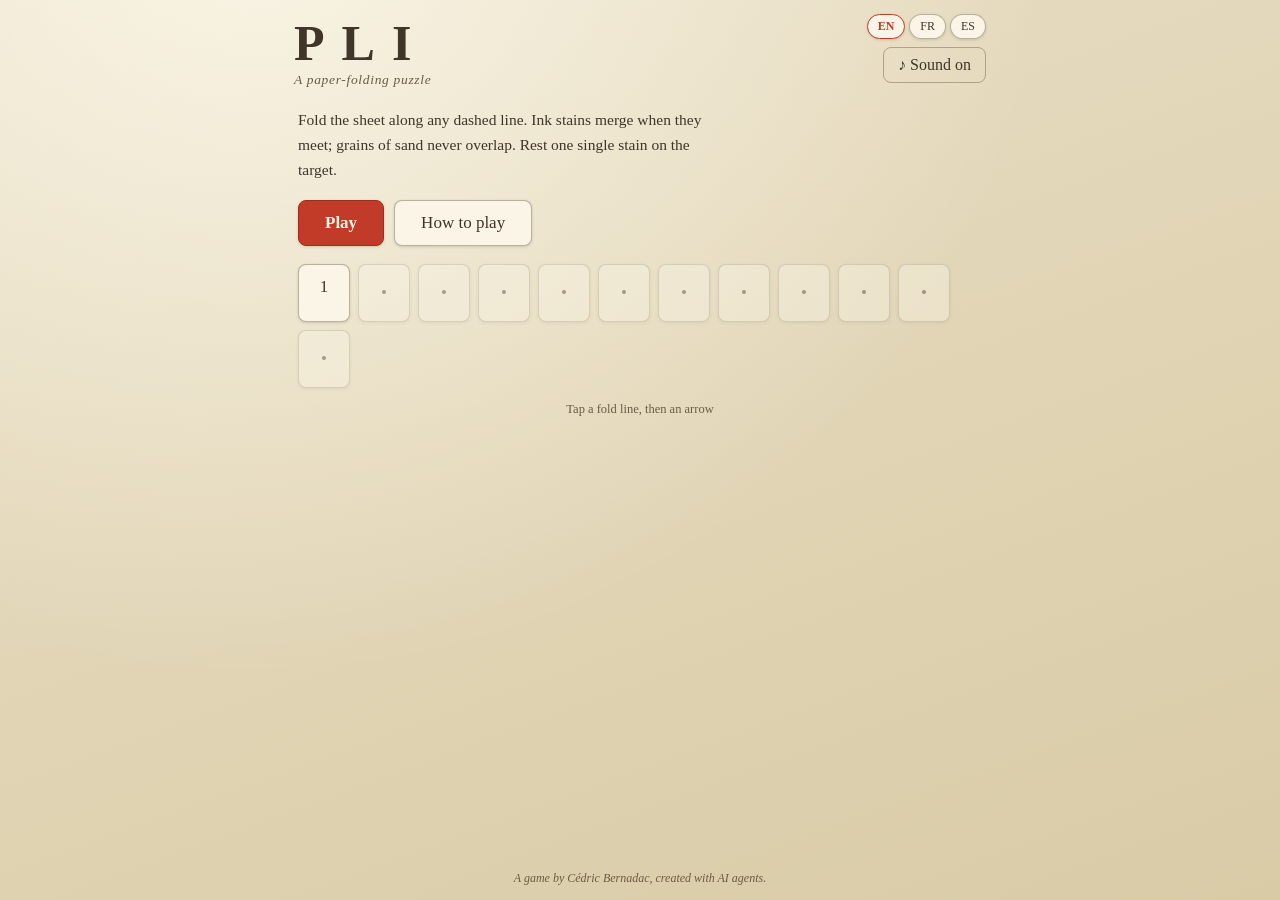
<file: index.html>
<!DOCTYPE html>
<html lang="en">
<head>
  <meta charset="utf-8">
  <meta name="viewport" content="width=device-width, initial-scale=1, viewport-fit=cover">
  <title>Pli</title>
  <meta name="description" content="Pli — a paper-folding puzzle. Ink stains merge, grains of sand never overlap; fold until one stain rests on the target.">
  <style>
/* Pli — feuille de style. Palette « papier & encre » : ivoire, sépia, vermillon. */
* { box-sizing: border-box; margin: 0; padding: 0; }
html, body { height: 100%; }

:root {
  --table: #e9dfc6;      /* table de l'atelier */
  --table-deep: #d9cba6;
  --paper: #faf5e6;      /* la feuille */
  --paper-shade: #f1e9d2;
  --ink: #c23b28;        /* encre vermillon */
  --ink-deep: #9d2c1c;
  --grain: #2b2620;      /* grain de sable */
  --sepia: #6b5b45;      /* textes, cibles */
  --sepia-dark: #3f3529;
  --line: rgba(107, 91, 69, 0.55);
}

body {
  font-family: Georgia, "Times New Roman", serif;
  background:
    radial-gradient(ellipse at 20% -10%, rgba(255, 252, 240, 0.75), transparent 55%),
    linear-gradient(160deg, var(--table) 0%, var(--table-deep) 100%) fixed;
  color: var(--sepia-dark);
  min-height: 100vh;
  overflow-x: hidden;
  -webkit-tap-highlight-color: transparent;
}

#app {
  max-width: 720px;
  margin: 0 auto;
  padding: 14px 14px 8px;
  min-height: 100vh;
  display: flex;
  flex-direction: column;
}

/* ---------------------------------------------------------------- en-tête */
#top { display: flex; align-items: flex-start; justify-content: space-between; gap: 10px; }
.brand h1 {
  font-weight: 600;
  font-size: clamp(34px, 7vw, 50px);
  letter-spacing: 0.34em;
  color: var(--sepia-dark);
}
#tagline { color: var(--sepia); font-size: 13.5px; font-style: italic; letter-spacing: 0.05em; }
.topctl { display: flex; flex-direction: column; align-items: flex-end; gap: 8px; }
.langs { display: flex; gap: 4px; }

/* ---------------------------------------------------------------- boutons */
button {
  font: inherit;
  color: var(--sepia-dark);
  background: var(--paper);
  border: 1px solid rgba(107, 91, 69, 0.45);
  border-radius: 8px;
  padding: 8px 14px;
  cursor: pointer;
  transition: transform 0.08s ease, box-shadow 0.15s ease, border-color 0.15s ease;
  box-shadow: 0 1px 3px rgba(63, 53, 41, 0.18);
}
button:hover { border-color: var(--sepia); }
button:active { transform: scale(0.96); }
button:focus-visible { outline: 2px solid var(--ink); outline-offset: 2px; }
button.primary {
  background: var(--ink);
  color: #faf3e6;
  font-weight: 700;
  border-color: var(--ink-deep);
}
button.primary.alt { background: var(--paper); color: var(--sepia-dark); border: 1px solid rgba(107,91,69,.45); }
button.big { font-size: 17px; padding: 12px 26px; }
button.ghost { background: transparent; box-shadow: none; }
.pill { padding: 4px 10px; font-size: 12px; border-radius: 999px; }
.pill.active { border-color: var(--ink); color: var(--ink); font-weight: 700; }

/* ---------------------------------------------------------------- écrans */
main { flex: 1; display: flex; flex-direction: column; }
.screen { animation: fadein 0.25s ease; }
.hidden { display: none !important; }
@keyframes fadein { from { opacity: 0; transform: translateY(6px); } to { opacity: 1; } }

.subtitle { margin: 20px 4px 18px; max-width: 54ch; line-height: 1.6; font-size: 15.5px; }
.homebtns { display: flex; gap: 10px; flex-wrap: wrap; margin: 0 4px 18px; }
.keys { color: var(--sepia); font-size: 12.5px; margin: 14px 4px; text-align: center; }

.levelgrid { display: flex; flex-wrap: wrap; gap: 8px; margin: 4px; }
.chip {
  width: 52px; height: 58px;
  display: flex; flex-direction: column; align-items: center; justify-content: center;
  font-size: 17px;
}
.chip.locked { opacity: 0.4; cursor: default; }
.chip-stars { font-size: 9px; color: var(--ink); letter-spacing: 1px; margin-top: 2px; min-height: 11px; }

/* ---------------------------------------------------------------- hud */
.hud { display: flex; align-items: center; justify-content: space-between; gap: 8px; margin: 10px 0 2px; }
.hud-mid { display: flex; flex-direction: column; align-items: center; gap: 2px; min-width: 0; }
#hud-level { font-size: 15px; font-style: italic; }
#hud-moves { font-size: 12.5px; color: var(--sepia); }
.hud-right { display: flex; gap: 6px; align-items: center; }
#btn-undo, #btn-restart, #btn-menu { font-size: 13px; padding: 8px 10px; }
.fold-hint { text-align: center; color: var(--sepia); font-size: 13px; font-style: italic; margin: 8px 0 4px; min-height: 18px; }

/* ---------------------------------------------------------------- la feuille */
#sheet-wrap { display: flex; justify-content: center; perspective: 900px; margin-top: 6px; }
#sheet {
  position: relative;
  background:
    linear-gradient(135deg, rgba(255,255,255,0.5), transparent 40%),
    var(--paper);
  border-radius: 3px;
  box-shadow: 0 2px 4px rgba(63, 53, 41, 0.2), 0 14px 34px rgba(63, 53, 41, 0.28);
  outline: none;
}
#sheet.shake { animation: shake 0.28s ease; }
@keyframes shake {
  0%, 100% { transform: translateX(0); }
  25% { transform: translateX(-5px); }
  50% { transform: translateX(4px); }
  75% { transform: translateX(-2px); }
}

.sq { position: absolute; }
.ink {
  position: absolute;
  left: 16%; top: 16%; width: 68%; height: 68%;
  background: radial-gradient(circle at 38% 32%, #d9553f, var(--ink) 55%, var(--ink-deep) 92%);
  box-shadow: 0 1px 3px rgba(157, 44, 28, 0.45), inset 0 -2px 5px rgba(120, 25, 12, 0.5);
  animation: settle 0.35s ease;
}
@keyframes settle { from { transform: scale(0.55); opacity: 0.85; } }
.grain {
  position: absolute;
  left: 38%; top: 38%; width: 24%; height: 24%;
  border-radius: 50%;
  background: radial-gradient(circle at 35% 30%, #5a5148, var(--grain) 70%);
  box-shadow: 0 1px 2px rgba(43, 38, 32, 0.6);
}
.target {
  position: absolute;
  left: 18%; top: 18%; width: 64%; height: 64%;
  border-radius: 50%;
  border: 2px dashed var(--line);
  box-shadow: inset 0 0 0 4px rgba(250, 245, 230, 0.7);
  animation: breathe 3s ease-in-out infinite;
}
.target::after {
  content: "";
  position: absolute;
  left: 44%; top: 44%;
  width: 12%; height: 12%;
  border-radius: 50%;
  background: var(--sepia);
  opacity: 0.55;
}
@keyframes breathe { 50% { border-color: var(--sepia); } }

/* gouttières */
.gutter {
  position: absolute;
  z-index: 5;
  cursor: pointer;
}
.gutter.gv { width: 30px; margin-left: -15px; top: 0; }
.gutter.gh { height: 30px; margin-top: -15px; left: 0; }
.gutter.gv::before {
  content: ""; position: absolute; left: 50%; top: 6px; bottom: 6px; width: 0;
  border-left: 1px dashed rgba(107, 91, 69, 0.0);
  transition: border-color 0.15s ease;
}
.gutter.gv::before { left: 50%; }
.gutter.gv:hover::before, .gutter.gv.sel::before { border-left: 2px dashed var(--line); }
.gutter.gh::before {
  content: ""; position: absolute; top: 50%; left: 6px; right: 6px; height: 0;
  border-top: 1px dashed rgba(107, 91, 69, 0.0);
  transition: border-color 0.15s ease;
}
.gutter.gh:hover::before, .gutter.gh.sel::before { border-top: 2px dashed var(--line); }

/* volet de pliage */
.flap {
  position: absolute;
  z-index: 8;
  background: var(--paper);
  box-shadow: 0 8px 26px rgba(63, 53, 41, 0.35);
  transition: transform 0.32s ease-in;
  backface-visibility: hidden;
}

/* toast */
#toast {
  position: fixed;
  left: 50%; bottom: 86px;
  transform: translateX(-50%) translateY(8px);
  background: var(--sepia-dark);
  color: #f4edda;
  padding: 9px 16px;
  border-radius: 8px;
  font-size: 13.5px;
  opacity: 0;
  pointer-events: none;
  transition: opacity 0.2s ease, transform 0.2s ease;
  max-width: 88vw;
  text-align: center;
  z-index: 20;
}
#toast.on { opacity: 1; transform: translateX(-50%) translateY(0); }

#foldbtns {
  display: flex; gap: 10px; justify-content: center;
  margin-top: 14px; min-height: 44px; flex-wrap: wrap;
}
.foldbtn { min-width: 130px; }

/* ---------------------------------------------------------------- overlays */
#overlay {
  position: fixed; inset: 0;
  background: rgba(63, 53, 41, 0.45);
  backdrop-filter: blur(2px);
  display: flex; align-items: center; justify-content: center;
  z-index: 10;
  padding: 20px;
  animation: fadein 0.2s ease;
}
#overlay-card {
  background: var(--paper);
  border: 1px solid rgba(107, 91, 69, 0.4);
  border-radius: 12px;
  padding: 26px 24px;
  max-width: 430px;
  width: 100%;
  box-shadow: 0 18px 50px rgba(63, 53, 41, 0.4);
  text-align: center;
}
#overlay-card h2 { font-weight: 600; margin-bottom: 12px; font-size: 25px; letter-spacing: 0.04em; }
.rules { text-align: left; }
.rules p { margin: 10px 0; line-height: 1.6; font-size: 14.5px; }
#overlay-card button { margin-top: 14px; }
.btn-row { display: flex; gap: 8px; justify-content: center; }
.big { font-size: 19px; }
.star-row { font-size: 38px; margin: 6px 0 10px; letter-spacing: 6px; }
.star { color: rgba(107, 91, 69, 0.25); }
.star.on { color: var(--ink); text-shadow: 0 0 14px rgba(194, 59, 40, 0.4); animation: pop 0.4s ease; }
@keyframes pop { from { transform: scale(0.3); opacity: 0; } to { transform: scale(1); } }

/* ---------------------------------------------------------------- pied */
footer {
  margin-top: 18px;
  padding: 10px 4px 6px;
  color: var(--sepia);
  font-size: 12px;
  text-align: center;
  font-style: italic;
}
@supports (padding: env(safe-area-inset-bottom)) {
  footer { padding-bottom: calc(6px + env(safe-area-inset-bottom)); }
}

</style>
</head>
<body>
  <div id="app">
    <header id="top">
      <div class="brand">
        <h1>PLI</h1>
        <p id="tagline"></p>
      </div>
      <div class="topctl">
        <div id="langs" class="langs" role="group" aria-label="Language"></div>
        <button id="btn-sound" class="ghost"></button>
      </div>
    </header>

    <main>
      <section id="home" class="screen">
        <p class="subtitle" data-i18n="subtitle"></p>
        <div class="homebtns">
          <button id="btn-play" class="primary big"></button>
          <button id="btn-howto" class="big"></button>
        </div>
        <div id="levelgrid" class="levelgrid"></div>
        <p class="keys" data-i18n="touchHint"></p>
      </section>

      <section id="game" class="screen hidden">
        <div class="hud">
          <button id="btn-menu" class="ghost"></button>
          <div class="hud-mid">
            <span id="hud-level"></span>
            <span id="hud-moves"></span>
          </div>
          <div class="hud-right">
            <button id="btn-undo" class="ghost"></button>
            <button id="btn-restart" class="ghost"></button>
          </div>
        </div>
        <p id="fold-hint" class="fold-hint"></p>
        <div id="sheet-wrap"><div id="sheet" tabindex="0" aria-label="Pli sheet"></div></div>
        <div id="foldbtns"></div>
        <p class="keys" data-i18n="keysHint"></p>
      </section>
    </main>

    <footer>
      <span data-i18n="credit"></span>
    </footer>
  </div>

  <div id="toast" role="status"></div>

  <div id="overlay" class="hidden" role="dialog" aria-modal="true">
    <div id="overlay-card"></div>
  </div>

  <script>
/*
 * Pli — moteur de jeu pur (sans DOM), partagé navigateur / tests Node.
 * Papier rectangulaire ; cases : encre (1), grain (2), cible (4) — bits cumulables.
 * Pli le long d'une gouttière (entre deux colonnes/lignes) dans 4 directions ;
 * la partie mobile (la plus petite ou égale) se retourne en miroir sur la fixe.
 * Chevauchements interdits : grain+grain, encre+grain → le pli est refusé.
 * Encre+encre → fusion. Victoire : une seule tache d'encre, posée sur la cible.
 */
(function (root, factory) {
  if (typeof module === 'object' && module.exports) module.exports = factory();
  else root.PliEngine = factory();
})(typeof self !== 'undefined' ? self : this, function () {
  'use strict';

  var INK = 1, GRAIN = 2, TARGET = 4;

  function parseLevel(level) {
    var rows = level.grid, h = rows.length, w = rows[0].length;
    var cells = new Array(w * h).fill(0);
    for (var r = 0; r < h; r++) {
      if (rows[r].length !== w) throw new Error('grille non rectangulaire : ' + level.name);
      for (var c = 0; c < w; c++) {
        var ch = rows[r][c], v = 0;
        if (ch === 'i') v = INK;
        else if (ch === '#') v = GRAIN;
        else if (ch === 't') v = TARGET;
        else if (ch !== '.') throw new Error('caractère inconnu « ' + ch + ' » : ' + level.name);
        cells[r * w + c] = v;
      }
    }
    var targets = 0, inks = 0;
    for (var k = 0; k < cells.length; k++) {
      if (cells[k] & TARGET) targets++;
      if (cells[k] & INK) inks++;
    }
    if (targets !== 1) throw new Error(level.name + ' : il faut exactement une cible (' + targets + ')');
    if (inks < 1) throw new Error(level.name + ' : aucune encre');
    return { w: w, h: h, cells: cells, name: level.name, par: level.par || null };
  }

  function createState(level) {
    var p = parseLevel(level);
    return { w: p.w, h: p.h, cells: p.cells, name: p.name, par: p.par,
             folds: 0, won: false, history: [] };
  }

  function countInk(state) {
    var n = 0;
    for (var k = 0; k < state.cells.length; k++) if (state.cells[k] & INK) n++;
    return n;
  }

  function checkWon(state) {
    if (countInk(state) !== 1) return false;
    for (var k = 0; k < state.cells.length; k++)
      if ((state.cells[k] & INK) && (state.cells[k] & TARGET)) return true;
    return false;
  }

  /*
   * Pli. axis 'v' (gouttière verticale, g ∈ [1, w-1]) ou 'h' (g ∈ [1, h-1]).
   * dir 'L' (partie droite se replie vers la gauche), 'R', 'U' (bas vers haut), 'D'.
   * Légalité : la partie mobile ne doit pas être plus grande que la partie fixe.
   * Chevauchements : grain+grain et encre+grain interdits (pli refusé entier).
   * Chaque case du nouveau rectangle fusionne sa case fixe et, si elle est
   * couverte, la case mobile miroir.
   */
  function attemptFold(state, axis, g, dir) {
    if (state.won) return { ok: false, reason: 'won' };
    var len = axis === 'v' ? state.w : state.h;
    if (!(g >= 1 && g <= len - 1)) return { ok: false, reason: 'gutter' };
    var mobile = ((axis === 'v' && dir === 'L') || (axis === 'h' && dir === 'U')) ? len - g : g;
    var fixed = len - mobile;
    if (mobile > fixed) return { ok: false, reason: 'too-big' };

    state.history.push({ cells: state.cells.slice(), w: state.w, h: state.h, folds: state.folds });

    var nw = axis === 'v' ? fixed : state.w;
    var nh = axis === 'h' ? fixed : state.h;
    var out = new Array(nw * nh).fill(0);

    for (var r = 0; r < nh; r++) {
      for (var c = 0; c < nw; c++) {
        // case fixe (ancien repère) : le côté ancré reste en place
        var fc = c, fr = r;
        // case mobile miroir (ancien repère), si la case est couverte
        var mc = -1, mr = -1;
        if (axis === 'v') {
          if (dir === 'L') { mc = 2 * fixed - 1 - c; mr = r; }        // ancre colonnes 0..fixed-1
          else { fc = c + mobile; mc = mobile - 1 - c; mr = r; }      // ancre colonnes mobile..len-1
        } else {
          if (dir === 'U') { mr = 2 * fixed - 1 - r; mc = c; }        // ancre lignes 0..fixed-1
          else { fr = r + mobile; mr = mobile - 1 - r; mc = c; }      // ancre lignes mobile..len-1
        }
        var fv = state.cells[fr * state.w + fc];
        var mv = 0;
        if (mc >= 0 && mc < state.w && mr >= 0 && mr < state.h)
          mv = state.cells[mr * state.w + mc];

        if ((fv & GRAIN) && (mv & GRAIN)) { restore(state); return { ok: false, reason: 'grain+grain' }; }
        if (((fv & GRAIN) && (mv & INK)) || ((fv & INK) && (mv & GRAIN))) { restore(state); return { ok: false, reason: 'ink+grain' }; }

        out[r * nw + c] = fv | mv;
      }
    }

    state.cells = out; state.w = nw; state.h = nh; state.folds++;
    state.won = checkWon(state);
    return { ok: true, won: state.won, w: nw, h: nh };
  }

  function restore(state) {
    var prev = state.history.pop();
    state.cells = prev.cells; state.w = prev.w; state.h = prev.h; state.folds = prev.folds;
  }

  function undo(state) {
    if (!state.history.length || state.won) return false;
    var prev = state.history.pop();
    state.cells = prev.cells; state.w = prev.w; state.h = prev.h; state.folds = prev.folds;
    state.won = checkWon(state);
    return true;
  }

  // Solveur BFS (tests) : liste des plis légaux pour l'état.
  function legalFolds(state) {
    var res = [];
    ['v', 'h'].forEach(function (axis) {
      var len = axis === 'v' ? state.w : state.h;
      for (var g = 1; g <= len - 1; g++) {
        var dirs = axis === 'v' ? ['L', 'R'] : ['U', 'D'];
        dirs.forEach(function (dir) {
          var probe = { w: state.w, h: state.h, cells: state.cells, folds: state.folds,
                        won: false, history: [] };
          var r = attemptFold(probe, axis, g, dir);
          if (r.ok) res.push({ axis: axis, g: g, dir: dir });
        });
      }
    });
    return res;
  }

  function stateKey(state) {
    return state.w + 'x' + state.h + ':' + state.cells.join(',');
  }

  function solve(state) {
    var init = { w: state.w, h: state.h, cells: state.cells, folds: 0, won: checkWon(state), history: [] };
    if (init.won) return 0;
    var dist = {}; dist[stateKey(init)] = 0;
    var queue = [init], head = 0;
    while (head < queue.length) {
      var cur = queue[head++];
      var moves = legalFolds(cur);
      for (var i = 0; i < moves.length; i++) {
        var m = moves[i];
        var probe = { w: cur.w, h: cur.h, cells: cur.cells, folds: cur.folds,
                      won: cur.won, history: [] };
        var r = attemptFold(probe, m.axis, m.g, m.dir);
        if (!r.ok) continue;
        if (probe.won) return dist[stateKey(cur)] + 1;
        var k = stateKey(probe);
        if (dist[k] === undefined) { dist[k] = dist[stateKey(cur)] + 1; queue.push(probe); }
      }
    }
    return -1;
  }

  return { INK: INK, GRAIN: GRAIN, TARGET: TARGET, parseLevel: parseLevel,
           createState: createState, attemptFold: attemptFold, undo: undo,
           countInk: countInk, checkWon: checkWon, legalFolds: legalFolds,
           stateKey: stateKey, solve: solve };
});

</script>
  <script>
/*
 * Pli — niveaux. '.' papier, 'i' tache d'encre, '#' grain de sable, 't' cible.
 * Niveaux 3-12 générés par dépliage inverse (games/pli-dev/tools/gen.mjs,
 * solvabilité garantie par construction) puis optimaux recalculés par BFS.
 * `par` = nombre de plis optimal, prouvé par BFS (games/pli-dev/tests).
 */
(function (root, factory) {
  if (typeof module === 'object' && module.exports) module.exports = factory();
  else root.PliLevels = factory();
})(typeof self !== 'undefined' ? self : this, function () {
  'use strict';
  return {
    levels: [
      { name: 'Premier pli', par: 1, grid: [
        'it'
      ]},
      { name: 'Croisé', par: 2, grid: [
        'i.',
        '.t'
      ]},
      { name: 'Le ticket', par: 2, grid: [
        '..',
        'i.',
        'i.',
        'i.',
        't#',
        '##'
      ]},
      { name: 'Le billet', par: 3, grid: [
        'ii..',
        'ti..',
        'ii#.',
        '#.#.'
      ]},
      { name: 'L’enveloppe', par: 3, grid: [
        'ii.',
        'i..',
        'ti#',
        '.#.'
      ]},
      { name: 'Le paravent', par: 4, grid: [
        'iii.#i',
        'ii...t',
        '.....#'
      ]},
      { name: 'La lettre', par: 5, grid: [
        '......',
        '.....i',
        '.i.i..',
        't.....'
      ]},
      { name: 'Le carton', par: 5, grid: [
        'i..i..',
        'ii.ii.',
        '....t.',
        '.#...#'
      ]},
      { name: 'L’affiche', par: 5, grid: [
        '.it.',
        '.i..',
        'ii..',
        '..#.',
        '...#',
        'i..#'
      ]},
      { name: 'Le grand cahier', par: 6, grid: [
        '...ti.',
        'i...i.',
        'i...i.',
        '......',
        '..#..#',
        '.i....'
      ]},
      { name: 'La fresque', par: 6, grid: [
        '..i...',
        '..i#.i',
        'it....',
        '......',
        '....#.',
        '..i..i'
      ]},
      { name: 'L’atelier', par: 6, grid: [
        't.....',
        '......',
        'iii..i',
        '#...#.',
        '......',
        '.i....'
      ]}
    ]
  };
});

</script>
  <script>
/*
 * Pli — interface multilingue (EN par défaut, FR, ES).
 */
(function (root, factory) {
  if (typeof module === 'object' && module.exports) module.exports = factory();
  else root.PliI18n = factory();
})(typeof self !== 'undefined' ? self : this, function () {
  'use strict';
  var dict = {
    en: {
      tagline: "A paper-folding puzzle",
      subtitle: "Fold the sheet along any dashed line. Ink stains merge when they meet; grains of sand never overlap. Rest one single stain on the target.",
      play: "Play",
      continueGame: "Continue",
      howTo: "How to play",
      rulesTitle: "How to play",
      rule1: "Tap a dashed line between two columns or rows, then tap an arrow: that side of the sheet folds over along the line. The folding side must be no wider than the side that stays in place.",
      rule2: "Ink merges with ink — two stains that land on the same spot become one stain.",
      rule3: "Sand never overlaps: the fold is refused if two grains, or a grain and a stain, would land on each other.",
      rule4: "You win when exactly one stain remains and it rests exactly on the target. Fewer folds earn brighter stars.",
      foldHint: "Choose a fold line, then an arrow",
      foldLeft: "Fold left",
      foldRight: "Fold right",
      foldUp: "Fold up",
      foldDown: "Fold down",
      moves: "folds",
      movesOne: "fold",
      par: "par",
      level: "Sheet",
      undo: "Undo",
      restart: "Restart",
      menu: "Menu",
      next: "Next sheet",
      replay: "Replay",
      wonTitle: "One stain, on target!",
      finalTitle: "The last fold",
      finalBody: "Every sheet is folded. The workshop is tidy.",
      total: "Total folds",
      replayAll: "Start over",
      keysHint: "Arrows: fold through the middle · U: undo · R: restart",
      touchHint: "Tap a fold line, then an arrow",
      blockedGrainGrain: "Two grains would overlap — fold refused.",
      blockedInkGrain: "A stain would land on a grain — fold refused.",
      blockedTooBig: "That side is too wide to fold over — fold the other way.",
      blockedGutter: "No fold line there.",
      langLabel: "Language",
      soundOn: "Sound on",
      soundOff: "Sound off",
      close: "Close",
      credit: "A game by Cédric Bernadac, created with AI agents.",
      gotIt: "Got it"
    },
    fr: {
      tagline: "Un puzzle de pliage",
      subtitle: "Pliez la feuille le long d'une ligne pointillée. Les taches d'encre fusionnent quand elles se rencontrent ; les grains de sable ne se chevauchent jamais. Posez une tache unique sur la cible.",
      play: "Jouer",
      continueGame: "Continuer",
      howTo: "Comment jouer",
      rulesTitle: "Comment jouer",
      rule1: "Touchez une ligne pointillée entre deux colonnes ou deux rangées, puis une flèche : ce côté de la feuille se replie le long de la ligne. Le côté replié ne doit pas être plus large que le côté qui reste en place.",
      rule2: "L'encre fusionne avec l'encre — deux taches qui atterrissent au même endroit n'en forment plus qu'une seule.",
      rule3: "Le sable ne se chevauche jamais : le pli est refusé si deux grains, ou un grain et une tache, se superposeraient.",
      rule4: "Vous gagnez quand il ne reste exactement qu'une tache et qu'elle repose sur la cible. Moins de plis, plus d'étoiles.",
      foldHint: "Choisissez une ligne de pli, puis une flèche",
      foldLeft: "Plier à gauche",
      foldRight: "Plier à droite",
      foldUp: "Plier vers le haut",
      foldDown: "Plier vers le bas",
      moves: "plis",
      movesOne: "pli",
      par: "par",
      level: "Feuille",
      undo: "Annuler",
      restart: "Recommencer",
      menu: "Menu",
      next: "Feuille suivante",
      replay: "Rejouer",
      wonTitle: "Une tache, sur la cible !",
      finalTitle: "Le dernier pli",
      finalBody: "Toutes les feuilles sont pliées. L'atelier est rangé.",
      total: "Total de plis",
      replayAll: "Tout recommencer",
      keysHint: "Flèches : pli par le milieu · U : annuler · R : recommencer",
      touchHint: "Touchez une ligne de pli, puis une flèche",
      blockedGrainGrain: "Deux grains se chevaucheraient — pli refusé.",
      blockedInkGrain: "Une tache tomberait sur un grain — pli refusé.",
      blockedTooBig: "Ce côté est trop large pour se replier — pliez dans l'autre sens.",
      blockedGutter: "Pas de ligne de pli ici.",
      langLabel: "Langue",
      soundOn: "Son activé",
      soundOff: "Son coupé",
      close: "Fermer",
      credit: "Un jeu de Cédric Bernadac, créé avec des agents IA.",
      gotIt: "Compris"
    },
    es: {
      tagline: "Un puzle de plegados",
      subtitle: "Dobla la hoja por cualquier línea de puntos. Las manchas de tinta se funden al encontrarse; los granos de arena nunca se superponen. Deja una sola mancha sobre la diana.",
      play: "Jugar",
      continueGame: "Continuar",
      howTo: "Cómo jugar",
      rulesTitle: "Cómo jugar",
      rule1: "Toca una línea de puntos entre dos columnas o filas y luego una flecha: ese lado de la hoja se dobla por la línea. El lado que se dobla no debe ser más ancho que el lado que se queda quieto.",
      rule2: "La tinta se funde con la tinta: dos manchas que caen en el mismo sitio se vuelven una sola.",
      rule3: "La arena nunca se superpone: el doblez se rechaza si dos granos, o un grano y una mancha, coincidirían.",
      rule4: "Ganas cuando queda exactamente una mancha y descansa sobre la diana. Menos dobleces, más estrellas.",
      foldHint: "Elige una línea de pliegue y luego una flecha",
      foldLeft: "Doblar a la izquierda",
      foldRight: "Doblar a la derecha",
      foldUp: "Doblar hacia arriba",
      foldDown: "Doblar hacia abajo",
      moves: "pliegues",
      movesOne: "pliegue",
      par: "par",
      level: "Hoja",
      undo: "Deshacer",
      restart: "Reiniciar",
      menu: "Menú",
      next: "Hoja siguiente",
      replay: "Repetir",
      wonTitle: "¡Una mancha, en la diana!",
      finalTitle: "El último pliegue",
      finalBody: "Todas las hojas están dobladas. El taller está en orden.",
      total: "Total de pliegues",
      replayAll: "Empezar de nuevo",
      keysHint: "Flechas: doblez por el centro · U: deshacer · R: reiniciar",
      touchHint: "Toca una línea de pliegue y luego una flecha",
      blockedGrainGrain: "Dos granos se superpondrían: doblez rechazado.",
      blockedInkGrain: "Una mancha caería sobre un grano: doblez rechazado.",
      blockedTooBig: "Ese lado es demasiado ancho: dobla al otro lado.",
      blockedGutter: "Ahí no hay línea de pliegue.",
      langLabel: "Idioma",
      soundOn: "Sonido activado",
      soundOff: "Sonido silenciado",
      close: "Cerrar",
      credit: "Un juego de Cédric Bernadac, creado con agentes de IA.",
      gotIt: "Entendido"
    }
  };
  return {
    langs: ['en', 'fr', 'es'],
    dict: dict,
    get: function (lang, key) {
      var d = dict[lang] || dict.en;
      return d[key] !== undefined ? d[key] : dict.en[key];
    }
  };
});

</script>
  <script>
/*
 * Pli — mini-synthé WebAudio (aucun asset externe) : papier, encre, étoiles.
 */
(function (root, factory) {
  if (typeof module === 'object' && module.exports) module.exports = factory(root);
  else root.PliAudio = factory(root);
})(typeof self !== 'undefined' ? self : this, function (root) {
  'use strict';
  var ctx = null, enabled = true, noiseBuf = null;

  function ensure() {
    if (!ctx) {
      var AC = root.AudioContext || root.webkitAudioContext;
      if (!AC) return null;
      ctx = new AC();
    }
    if (ctx.state === 'suspended') ctx.resume();
    return ctx;
  }

  function noise(c) {
    if (!noiseBuf) {
      noiseBuf = c.createBuffer(1, c.sampleRate * 0.25, c.sampleRate);
      var data = noiseBuf.getChannelData(0);
      for (var i = 0; i < data.length; i++) data[i] = Math.random() * 2 - 1;
    }
    return noiseBuf;
  }

  // froissement de papier : bruit bref filtré passe-bande + envelope
  function fold() {
    if (!enabled) return;
    try {
      var c = ensure();
      if (!c) return;
      var src = c.createBufferSource();
      src.buffer = noise(c);
      var f = c.createBiquadFilter();
      f.type = 'bandpass'; f.frequency.value = 1400; f.Q.value = 0.8;
      var g = c.createGain();
      var t = c.currentTime;
      g.gain.setValueAtTime(0.0001, t);
      g.gain.exponentialRampToValueAtTime(0.16, t + 0.02);
      g.gain.exponentialRampToValueAtTime(0.0001, t + 0.16);
      src.connect(f); f.connect(g); g.connect(c.destination);
      src.start(t); src.stop(t + 0.2);
    } catch (e) { /* audio indisponible : silence */ }
  }

  function tone(freq, dur, type, gain, when) {
    if (!enabled) return;
    try {
      var c = ensure();
      if (!c) return;
      var t = c.currentTime + (when || 0);
      var o = c.createOscillator(), g = c.createGain();
      o.type = type || 'sine';
      o.frequency.setValueAtTime(freq, t);
      g.gain.setValueAtTime(0.0001, t);
      g.gain.exponentialRampToValueAtTime(gain || 0.1, t + 0.012);
      g.gain.exponentialRampToValueAtTime(0.0001, t + dur);
      o.connect(g); g.connect(c.destination);
      o.start(t); o.stop(t + dur + 0.05);
    } catch (e) { /* silence */ }
  }

  return {
    setEnabled: function (v) { enabled = !!v; },
    isEnabled: function () { return enabled; },
    unlock: function () { ensure(); },
    fold: fold,
    blocked: function () { tone(140, 0.1, 'triangle', 0.08); },
    merge: function () { tone(320, 0.12, 'sine', 0.07, 0.1); },
    ui: function () { tone(760, 0.045, 'sine', 0.05); },
    star: function (i) { tone(620 + i * 200, 0.12, 'sine', 0.08); },
    win: function () {
      [523, 659, 784].forEach(function (f, i) { tone(f, 0.18, 'sine', 0.08, i * 0.1); });
      tone(1046, 0.3, 'sine', 0.05, 0.32);
    }
  };
});

</script>
  <script>
/*
 * Pli — contrôleur d'interface : écrans, feuille de papier, gouttières, plis.
 */
(function () {
  'use strict';
  var E = window.PliEngine, LV = window.PliLevels.levels, I18N = window.PliI18n, AU = window.PliAudio;

  var SAVE_KEY = 'pli.save.v1';
  var save = { unlocked: 1, stars: {}, best: {}, lang: 'en', sound: true };
  try {
    var raw = localStorage.getItem(SAVE_KEY);
    if (raw) {
      var parsed = JSON.parse(raw);
      save = { unlocked: parsed.unlocked || 1, stars: parsed.stars || {},
               best: parsed.best || {}, lang: parsed.lang || 'en', sound: parsed.sound !== false };
    }
  } catch (e) { /* stockage indisponible */ }

  function persist() { try { localStorage.setItem(SAVE_KEY, JSON.stringify(save)); } catch (e) {} }
  function t(key) { return I18N.get(save.lang, key); }
  function $(id) { return document.getElementById(id); }
  function el(tag, cls, text) {
    var n = document.createElement(tag);
    if (cls) n.className = cls;
    if (text !== undefined) n.textContent = text;
    return n;
  }
  function show(node, on) { node.classList.toggle('hidden', !on); }

  var state = null;       // état moteur de la feuille courante
  var levelIndex = 0;
  var busy = false;       // animation / victoire en cours
  var cell = 64;          // taille de case en px
  var selGutter = null;   // { axis, g } sélectionnée

  // ------------------------------------------------------------------ i18n
  function renderTexts() {
    document.documentElement.lang = save.lang;
    var nodes = document.querySelectorAll('[data-i18n]');
    for (var i = 0; i < nodes.length; i++) nodes[i].textContent = t(nodes[i].getAttribute('data-i18n'));
    $('tagline').textContent = t('tagline');
    $('btn-play').textContent = save.unlocked > 1 ? t('continueGame') : t('play');
    $('btn-howto').textContent = t('howTo');
    $('btn-sound').textContent = (save.sound ? '♪ ' : '✕ ') + t(save.sound ? 'soundOn' : 'soundOff');
    $('btn-undo').textContent = '⟲ ' + t('undo');
    $('btn-restart').textContent = t('restart');
    $('btn-menu').textContent = t('menu');
    renderLangPills();
    renderLevelGrid();
    if (state) { renderHud(); renderGutterButtons(); }
  }

  function renderLangPills() {
    var box = $('langs');
    box.textContent = '';
    I18N.langs.forEach(function (code) {
      var b = el('button', 'pill' + (save.lang === code ? ' active' : ''), code.toUpperCase());
      b.addEventListener('click', function () { save.lang = code; persist(); AU.ui(); renderTexts(); });
      box.appendChild(b);
    });
  }

  function renderLevelGrid() {
    var grid = $('levelgrid');
    grid.textContent = '';
    LV.forEach(function (lvl, i) {
      var locked = i + 1 > save.unlocked;
      var chip = el('button', 'chip' + (locked ? ' locked' : ''), locked ? '•' : String(i + 1));
      if (!locked) {
        var stars = save.stars[i] || 0;
        chip.appendChild(el('span', 'chip-stars', stars ? '★'.repeat(stars) : ' '));
        chip.addEventListener('click', function () { AU.ui(); openLevel(i); });
      }
      grid.appendChild(chip);
    });
  }

  // ------------------------------------------------------------------ rendu
  function cellSize() {
    var availW = Math.min(window.innerWidth - 30, 520);
    var availH = window.innerHeight - 330;
    return Math.max(34, Math.floor(Math.min(availW / state.w, availH / state.h, 70)));
  }

  // une tache d'encre : div organique (rayon irrégulier + rotation + taille ∝ rien)
  function inkStyle(node, seedIdx) {
    var rots = [8, -12, 20, -5, 14];
    var rad = ['38% 62% 55% 45% / 55% 42% 58% 45%',
               '55% 45% 40% 60% / 45% 55% 42% 58%',
               '48% 52% 60% 40% / 58% 40% 55% 45%',
               '60% 40% 48% 52% / 42% 58% 45% 55%',
               '45% 55% 52% 48% / 52% 48% 60% 40%'];
    node.style.borderRadius = rad[seedIdx % rad.length];
    node.style.transform = 'rotate(' + rots[seedIdx % rots.length] + 'deg)';
  }

  function buildSheet(instant) {
    var sheet = $('sheet');
    sheet.textContent = '';
    cell = cellSize();
    var w = state.w, h = state.h;
    sheet.style.width = w * cell + 'px';
    sheet.style.height = h * cell + 'px';

    for (var r = 0; r < h; r++) {
      for (var c = 0; c < w; c++) {
        var v = state.cells[r * w + c];
        var sq = el('div', 'sq');
        sq.style.left = c * cell + 'px';
        sq.style.top = r * cell + 'px';
        sq.style.width = cell + 'px';
        sq.style.height = cell + 'px';
        if (v & E.TARGET) {
          var tg = el('div', 'target');
          sq.appendChild(tg);
        }
        if (v & E.INK) {
          var ink = el('div', 'ink');
          inkStyle(ink, r * w + c);
          sq.appendChild(ink);
        }
        if (v & E.GRAIN) sq.appendChild(el('div', 'grain'));
        sheet.appendChild(sq);
      }
    }

    // gouttières cliquables : lignes pointillées entre colonnes / rangées
    var gutters = el('div', 'gutters');
    for (var g = 1; g < w; g++) {
      (function (g) {
        var line = el('div', 'gutter gv');
        line.style.left = g * cell + 'px';
        line.style.height = h * cell + 'px';
        line.setAttribute('data-axis', 'v');
        line.setAttribute('data-g', g);
        line.addEventListener('click', function () { pickGutter('v', g); });
        gutters.appendChild(line);
      })(g);
    }
    for (var g2 = 1; g2 < h; g2++) {
      (function (g2) {
        var line = el('div', 'gutter gh');
        line.style.top = g2 * cell + 'px';
        line.style.width = w * cell + 'px';
        line.setAttribute('data-axis', 'h');
        line.setAttribute('data-g', g2);
        line.addEventListener('click', function () { pickGutter('h', g2); });
        gutters.appendChild(line);
      })(g2);
    }
    sheet.appendChild(gutters);
    renderGutterSelection();
    void instant;
  }

  function renderGutterSelection() {
    var lines = document.querySelectorAll('.gutter');
    for (var i = 0; i < lines.length; i++) {
      var on = selGutter && lines[i].getAttribute('data-axis') === selGutter.axis &&
               Number(lines[i].getAttribute('data-g')) === selGutter.g;
      lines[i].classList.toggle('sel', !!on);
    }
  }

  function pickGutter(axis, g) {
    AU.unlock();
    AU.ui();
    selGutter = (selGutter && selGutter.axis === axis && selGutter.g === g) ? null : { axis: axis, g: g };
    renderGutterSelection();
    renderGutterButtons();
  }

  function renderGutterButtons() {
    var box = $('foldbtns');
    box.textContent = '';
    $('fold-hint').textContent = selGutter ? '' : t('foldHint');
    if (!selGutter) return;
    var vertical = selGutter.axis === 'v';
    var dirs = vertical ? ['L', 'R'] : ['U', 'D'];
    dirs.forEach(function (d) {
      var label = vertical ? (d === 'L' ? '◀ ' + t('foldLeft') : t('foldRight') + ' ▶')
                           : (d === 'U' ? '▲ ' + t('foldUp') : t('foldDown') + ' ▼');
      var b = el('button', 'foldbtn primary' + (d === 'L' || d === 'U' ? '' : ' alt'), label);
      b.addEventListener('click', function () { doFold(selGutter.axis, selGutter.g, d); });
      box.appendChild(b);
    });
  }

  function renderHud() {
    var lvl = LV[levelIndex];
    $('hud-level').textContent = t('level') + ' ' + (levelIndex + 1) + ' — ' + lvl.name;
    $('hud-moves').textContent = state.folds + ' ' + t(state.folds === 1 ? 'movesOne' : 'moves') +
                                 ' · ' + t('par') + ' ' + lvl.par;
  }

  function openLevel(i) {
    levelIndex = i;
    state = E.createState(LV[i]);
    busy = false;
    selGutter = null;
    show($('home'), false);
    show($('game'), true);
    renderHud();
    buildSheet(true);
    renderGutterButtons();
  }

  function goMenu() {
    state = null; busy = false; selGutter = null;
    show($('game'), false);
    show($('home'), true);
    renderTexts();
  }

  // ------------------------------------------------------------------ pli
  function reasonText(reason) {
    if (reason === 'grain+grain') return t('blockedGrainGrain');
    if (reason === 'ink+grain') return t('blockedInkGrain');
    if (reason === 'too-big') return t('blockedTooBig');
    if (reason === 'gutter') return t('blockedGutter');
    return '';
  }

  function toast(msg) {
    var box = $('toast');
    box.textContent = msg;
    box.classList.add('on');
    clearTimeout(toast._t);
    toast._t = setTimeout(function () { box.classList.remove('on'); }, 1900);
  }

  function doFold(axis, g, dir) {
    if (!state || busy) return;
    var before = { w: state.w, h: state.h, cells: state.cells.slice() };
    var r = E.attemptFold(state, axis, g, dir);
    if (!r.ok) {
      AU.blocked();
      toast(reasonText(r.reason));
      $('sheet').classList.remove('shake');
      void $('sheet').offsetWidth;
      $('sheet').classList.add('shake');
      return;
    }
    selGutter = null;
    AU.fold();
    if (r.won) {
      busy = true;
      animateFold(before, axis, g, dir, function () {
        AU.win();
        var stars = starsFor(state.folds, LV[levelIndex].par);
        save.stars[levelIndex] = Math.max(save.stars[levelIndex] || 0, stars);
        save.best[levelIndex] = Math.min(save.best[levelIndex] || Infinity, state.folds);
        if (levelIndex + 2 > save.unlocked) save.unlocked = Math.min(LV.length, levelIndex + 2);
        persist();
        setTimeout(function () { showWin(stars); }, 350);
      });
      return;
    }
    animateFold(before, axis, g, dir, function () {
      renderHud();
      buildSheet(true);
      renderGutterButtons();
    });
  }

  // volet qui se rabat : copie de la partie mobile, rotation 3D CSS, puis re-rendu
  function animateFold(before, axis, g, dir, done) {
    var sheet = $('sheet');
    var moving = axis === 'v'
      ? (dir === 'L' ? before.w - g : g)
      : (dir === 'U' ? before.h - g : g);
    var flap = el('div', 'flap');
    var sizeV = axis === 'v' ? moving * cell : before.w * cell;
    var sizeH = axis === 'h' ? moving * cell : before.h * cell;
    // partie mobile : colonnes/lignes [g..] pour L/U, [0..g-1] pour R/D
    var left = (axis === 'v' && dir === 'L') ? g * cell : 0;
    var top = (axis === 'h' && dir === 'U') ? g * cell : 0;

    flap.style.left = left + 'px';
    flap.style.top = top + 'px';
    flap.style.width = sizeV + 'px';
    flap.style.height = sizeH + 'px';
    // contenu de la partie mobile (avant pli)
    for (var r2 = 0; r2 < before.h; r2++) {
      for (var c2 = 0; c2 < before.w; c2++) {
        var inPart = axis === 'v'
          ? (dir === 'L' ? c2 >= g : c2 < g)
          : (dir === 'U' ? r2 >= g : r2 < g);
        if (!inPart) continue;
        var v = before.cells[r2 * before.w + c2];
        if (!v) continue;
        var sq = el('div', 'sq');
        sq.style.left = (c2 * cell - left) + 'px';
        sq.style.top = (r2 * cell - top) + 'px';
        sq.style.width = cell + 'px';
        sq.style.height = cell + 'px';
        if (v & E.INK) { var ink = el('div', 'ink'); inkStyle(ink, r2 * before.w + c2); sq.appendChild(ink); }
        if (v & E.GRAIN) sq.appendChild(el('div', 'grain'));
        if (v & E.TARGET) sq.appendChild(el('div', 'target'));
        flap.appendChild(sq);
      }
    }
    // transformation : rotation autour de la gouttière
    var originX = axis === 'v' ? ((dir === 'L') ? 0 : sizeV) : 0;
    var originY = axis === 'h' ? ((dir === 'U') ? 0 : sizeH) : 0;
    flap.style.transformOrigin = originX + 'px ' + originY + 'px';
    sheet.appendChild(flap);
    var rot = axis === 'v' ? 'rotateY(' + (dir === 'L' ? '-' : '') + '180deg)'
                           : 'rotateX(' + (dir === 'U' ? '' : '-') + '180deg)';
    void flap.offsetWidth;
    flap.style.transform = rot;
    setTimeout(function () {
      flap.remove();
      done();
    }, 340);
  }

  function starsFor(folds, par) {
    if (folds <= par) return 3;
    if (folds <= par + 1) return 2;
    return 1;
  }

  // ------------------------------------------------------------------ overlays
  function overlay(content) {
    var card = $('overlay-card');
    card.textContent = '';
    card.appendChild(content);
    show($('overlay'), true);
  }
  function closeOverlay() { show($('overlay'), false); }

  function showRules() {
    var box = el('div', 'rules');
    box.appendChild(el('h2', null, t('rulesTitle')));
    [1, 2, 3, 4].forEach(function (n) { box.appendChild(el('p', null, t('rule' + n))); });
    var btn = el('button', 'primary', t('gotIt'));
    btn.addEventListener('click', function () { AU.ui(); closeOverlay(); });
    box.appendChild(btn);
    overlay(box);
  }

  function showWin(stars) {
    for (var i = 0; i < stars; i++) setTimeout(AU.star.bind(null, i), 250 + i * 180);
    var box = el('div', 'modal');
    var isLast = levelIndex === LV.length - 1;
    if (isLast) {
      var total = 0;
      LV.forEach(function (_, i) { total += save.best[i] || 0; });
      box.appendChild(el('h2', null, t('finalTitle')));
      box.appendChild(el('p', null, t('finalBody')));
      box.appendChild(el('p', 'big', t('total') + ' : ' + total));
      var again = el('button', 'primary', t('replayAll'));
      again.addEventListener('click', function () {
        AU.ui(); closeOverlay();
        save.unlocked = 1; save.stars = {}; save.best = {}; persist();
        openLevel(0);
      });
      box.appendChild(again);
    } else {
      box.appendChild(el('h2', null, t('wonTitle')));
      var row = el('div', 'star-row');
      for (var s = 0; s < 3; s++) row.appendChild(el('span', 'star' + (s < stars ? ' on' : ''), '★'));
      box.appendChild(row);
      box.appendChild(el('p', null, state.folds + ' ' + t(state.folds === 1 ? 'movesOne' : 'moves') +
        ' · ' + t('par') + ' ' + LV[levelIndex].par));
      var next = el('button', 'primary', t('next'));
      next.addEventListener('click', function () { AU.ui(); closeOverlay(); openLevel(levelIndex + 1); });
      box.appendChild(next);
    }
    var replay = el('button', null, t('replay'));
    replay.addEventListener('click', function () { AU.ui(); closeOverlay(); openLevel(levelIndex); });
    var menu = el('button', null, t('menu'));
    menu.addEventListener('click', function () { AU.ui(); closeOverlay(); goMenu(); });
    var row2 = el('div', 'btn-row');
    row2.appendChild(replay); row2.appendChild(menu);
    box.appendChild(row2);
    overlay(box);
  }

  // ------------------------------------------------------------------ entrées
  document.addEventListener('keydown', function (ev) {
    if (!state) return;
    var k = ev.key.length === 1 ? ev.key.toLowerCase() : ev.key;
    if (k === 'u') { ev.preventDefault(); doUndo(); }
    if (k === 'r') { ev.preventDefault(); doRestart(); }
    if (k === 'Escape') closeOverlay();
    // flèches : pli par la gouttière médiane (arrondie) dans la direction choisie
    var dirMap = { ArrowLeft: 'L', ArrowRight: 'R', ArrowUp: 'U', ArrowDown: 'D' };
    if (dirMap[k]) {
      ev.preventDefault();
      AU.unlock();
      var d = dirMap[k];
      var axis = (d === 'L' || d === 'R') ? 'v' : 'h';
      var len = axis === 'v' ? state.w : state.h;
      if (len < 2) return;
      var g = Math.round(len / 2);
      if (g < 1) g = 1;
      if (g > len - 1) g = len - 1;
      doFold(axis, g, d);
    }
  });

  function doUndo() {
    if (!state || busy) return;
    if (E.undo(state)) { AU.ui(); selGutter = null; renderHud(); buildSheet(true); renderGutterButtons(); }
  }
  function doRestart() {
    if (!state || busy) return;
    AU.ui(); openLevel(levelIndex);
  }

  // ------------------------------------------------------------------ boutons
  $('btn-play').addEventListener('click', function () {
    AU.ui(); AU.unlock();
    openLevel(Math.min(save.unlocked, LV.length) - 1);
  });
  $('btn-howto').addEventListener('click', function () { AU.ui(); showRules(); });
  $('btn-sound').addEventListener('click', function () {
    save.sound = !save.sound; persist();
    AU.setEnabled(save.sound);
    renderTexts();
    if (save.sound) AU.ui();
  });
  $('btn-undo').addEventListener('click', function () { AU.unlock(); doUndo(); });
  $('btn-restart').addEventListener('click', function () { AU.unlock(); doRestart(); });
  $('btn-menu').addEventListener('click', function () { AU.ui(); goMenu(); });
  $('overlay').addEventListener('click', function (ev) { if (ev.target === $('overlay')) closeOverlay(); });

  window.addEventListener('resize', function () { if (state && !busy) buildSheet(true); });

  // hook QA (?debug=1) : tests DOM automatisés sans dépendre du rAF
  if (location.search.indexOf('debug=1') !== -1) {
    window.__pli = {
      state: function () { return state; },
      engine: E,
      levels: LV,
      open: openLevel,
      fold: function (axis, g, dir) { doFold(axis, g, dir); },
      save: save
    };
  }

  // ------------------------------------------------------------------ démarrage
  AU.setEnabled(save.sound);
  renderTexts();
  show($('home'), true);
})();

</script>
</body>
</html>
</file>
<file: assets/style.css>
/* Pli — feuille de style. Palette « papier & encre » : ivoire, sépia, vermillon. */
* { box-sizing: border-box; margin: 0; padding: 0; }
html, body { height: 100%; }

:root {
  --table: #e9dfc6;      /* table de l'atelier */
  --table-deep: #d9cba6;
  --paper: #faf5e6;      /* la feuille */
  --paper-shade: #f1e9d2;
  --ink: #c23b28;        /* encre vermillon */
  --ink-deep: #9d2c1c;
  --grain: #2b2620;      /* grain de sable */
  --sepia: #6b5b45;      /* textes, cibles */
  --sepia-dark: #3f3529;
  --line: rgba(107, 91, 69, 0.55);
}

body {
  font-family: Georgia, "Times New Roman", serif;
  background:
    radial-gradient(ellipse at 20% -10%, rgba(255, 252, 240, 0.75), transparent 55%),
    linear-gradient(160deg, var(--table) 0%, var(--table-deep) 100%) fixed;
  color: var(--sepia-dark);
  min-height: 100vh;
  overflow-x: hidden;
  -webkit-tap-highlight-color: transparent;
}

#app {
  max-width: 720px;
  margin: 0 auto;
  padding: 14px 14px 8px;
  min-height: 100vh;
  display: flex;
  flex-direction: column;
}

/* ---------------------------------------------------------------- en-tête */
#top { display: flex; align-items: flex-start; justify-content: space-between; gap: 10px; }
.brand h1 {
  font-weight: 600;
  font-size: clamp(34px, 7vw, 50px);
  letter-spacing: 0.34em;
  color: var(--sepia-dark);
}
#tagline { color: var(--sepia); font-size: 13.5px; font-style: italic; letter-spacing: 0.05em; }
.topctl { display: flex; flex-direction: column; align-items: flex-end; gap: 8px; }
.langs { display: flex; gap: 4px; }

/* ---------------------------------------------------------------- boutons */
button {
  font: inherit;
  color: var(--sepia-dark);
  background: var(--paper);
  border: 1px solid rgba(107, 91, 69, 0.45);
  border-radius: 8px;
  padding: 8px 14px;
  cursor: pointer;
  transition: transform 0.08s ease, box-shadow 0.15s ease, border-color 0.15s ease;
  box-shadow: 0 1px 3px rgba(63, 53, 41, 0.18);
}
button:hover { border-color: var(--sepia); }
button:active { transform: scale(0.96); }
button:focus-visible { outline: 2px solid var(--ink); outline-offset: 2px; }
button.primary {
  background: var(--ink);
  color: #faf3e6;
  font-weight: 700;
  border-color: var(--ink-deep);
}
button.primary.alt { background: var(--paper); color: var(--sepia-dark); border: 1px solid rgba(107,91,69,.45); }
button.big { font-size: 17px; padding: 12px 26px; }
button.ghost { background: transparent; box-shadow: none; }
.pill { padding: 4px 10px; font-size: 12px; border-radius: 999px; }
.pill.active { border-color: var(--ink); color: var(--ink); font-weight: 700; }

/* ---------------------------------------------------------------- écrans */
main { flex: 1; display: flex; flex-direction: column; }
.screen { animation: fadein 0.25s ease; }
.hidden { display: none !important; }
@keyframes fadein { from { opacity: 0; transform: translateY(6px); } to { opacity: 1; } }

.subtitle { margin: 20px 4px 18px; max-width: 54ch; line-height: 1.6; font-size: 15.5px; }
.homebtns { display: flex; gap: 10px; flex-wrap: wrap; margin: 0 4px 18px; }
.keys { color: var(--sepia); font-size: 12.5px; margin: 14px 4px; text-align: center; }

.levelgrid { display: flex; flex-wrap: wrap; gap: 8px; margin: 4px; }
.chip {
  width: 52px; height: 58px;
  display: flex; flex-direction: column; align-items: center; justify-content: center;
  font-size: 17px;
}
.chip.locked { opacity: 0.4; cursor: default; }
.chip-stars { font-size: 9px; color: var(--ink); letter-spacing: 1px; margin-top: 2px; min-height: 11px; }

/* ---------------------------------------------------------------- hud */
.hud { display: flex; align-items: center; justify-content: space-between; gap: 8px; margin: 10px 0 2px; }
.hud-mid { display: flex; flex-direction: column; align-items: center; gap: 2px; min-width: 0; }
#hud-level { font-size: 15px; font-style: italic; }
#hud-moves { font-size: 12.5px; color: var(--sepia); }
.hud-right { display: flex; gap: 6px; align-items: center; }
#btn-undo, #btn-restart, #btn-menu { font-size: 13px; padding: 8px 10px; }
.fold-hint { text-align: center; color: var(--sepia); font-size: 13px; font-style: italic; margin: 8px 0 4px; min-height: 18px; }

/* ---------------------------------------------------------------- la feuille */
#sheet-wrap { display: flex; justify-content: center; perspective: 900px; margin-top: 6px; }
#sheet {
  position: relative;
  background:
    linear-gradient(135deg, rgba(255,255,255,0.5), transparent 40%),
    var(--paper);
  border-radius: 3px;
  box-shadow: 0 2px 4px rgba(63, 53, 41, 0.2), 0 14px 34px rgba(63, 53, 41, 0.28);
  outline: none;
}
#sheet.shake { animation: shake 0.28s ease; }
@keyframes shake {
  0%, 100% { transform: translateX(0); }
  25% { transform: translateX(-5px); }
  50% { transform: translateX(4px); }
  75% { transform: translateX(-2px); }
}

.sq { position: absolute; }
.ink {
  position: absolute;
  left: 16%; top: 16%; width: 68%; height: 68%;
  background: radial-gradient(circle at 38% 32%, #d9553f, var(--ink) 55%, var(--ink-deep) 92%);
  box-shadow: 0 1px 3px rgba(157, 44, 28, 0.45), inset 0 -2px 5px rgba(120, 25, 12, 0.5);
  animation: settle 0.35s ease;
}
@keyframes settle { from { transform: scale(0.55); opacity: 0.85; } }
.grain {
  position: absolute;
  left: 38%; top: 38%; width: 24%; height: 24%;
  border-radius: 50%;
  background: radial-gradient(circle at 35% 30%, #5a5148, var(--grain) 70%);
  box-shadow: 0 1px 2px rgba(43, 38, 32, 0.6);
}
.target {
  position: absolute;
  left: 18%; top: 18%; width: 64%; height: 64%;
  border-radius: 50%;
  border: 2px dashed var(--line);
  box-shadow: inset 0 0 0 4px rgba(250, 245, 230, 0.7);
  animation: breathe 3s ease-in-out infinite;
}
.target::after {
  content: "";
  position: absolute;
  left: 44%; top: 44%;
  width: 12%; height: 12%;
  border-radius: 50%;
  background: var(--sepia);
  opacity: 0.55;
}
@keyframes breathe { 50% { border-color: var(--sepia); } }

/* gouttières */
.gutter {
  position: absolute;
  z-index: 5;
  cursor: pointer;
}
.gutter.gv { width: 30px; margin-left: -15px; top: 0; }
.gutter.gh { height: 30px; margin-top: -15px; left: 0; }
.gutter.gv::before {
  content: ""; position: absolute; left: 50%; top: 6px; bottom: 6px; width: 0;
  border-left: 1px dashed rgba(107, 91, 69, 0.0);
  transition: border-color 0.15s ease;
}
.gutter.gv::before { left: 50%; }
.gutter.gv:hover::before, .gutter.gv.sel::before { border-left: 2px dashed var(--line); }
.gutter.gh::before {
  content: ""; position: absolute; top: 50%; left: 6px; right: 6px; height: 0;
  border-top: 1px dashed rgba(107, 91, 69, 0.0);
  transition: border-color 0.15s ease;
}
.gutter.gh:hover::before, .gutter.gh.sel::before { border-top: 2px dashed var(--line); }

/* volet de pliage */
.flap {
  position: absolute;
  z-index: 8;
  background: var(--paper);
  box-shadow: 0 8px 26px rgba(63, 53, 41, 0.35);
  transition: transform 0.32s ease-in;
  backface-visibility: hidden;
}

/* toast */
#toast {
  position: fixed;
  left: 50%; bottom: 86px;
  transform: translateX(-50%) translateY(8px);
  background: var(--sepia-dark);
  color: #f4edda;
  padding: 9px 16px;
  border-radius: 8px;
  font-size: 13.5px;
  opacity: 0;
  pointer-events: none;
  transition: opacity 0.2s ease, transform 0.2s ease;
  max-width: 88vw;
  text-align: center;
  z-index: 20;
}
#toast.on { opacity: 1; transform: translateX(-50%) translateY(0); }

#foldbtns {
  display: flex; gap: 10px; justify-content: center;
  margin-top: 14px; min-height: 44px; flex-wrap: wrap;
}
.foldbtn { min-width: 130px; }

/* ---------------------------------------------------------------- overlays */
#overlay {
  position: fixed; inset: 0;
  background: rgba(63, 53, 41, 0.45);
  backdrop-filter: blur(2px);
  display: flex; align-items: center; justify-content: center;
  z-index: 10;
  padding: 20px;
  animation: fadein 0.2s ease;
}
#overlay-card {
  background: var(--paper);
  border: 1px solid rgba(107, 91, 69, 0.4);
  border-radius: 12px;
  padding: 26px 24px;
  max-width: 430px;
  width: 100%;
  box-shadow: 0 18px 50px rgba(63, 53, 41, 0.4);
  text-align: center;
}
#overlay-card h2 { font-weight: 600; margin-bottom: 12px; font-size: 25px; letter-spacing: 0.04em; }
.rules { text-align: left; }
.rules p { margin: 10px 0; line-height: 1.6; font-size: 14.5px; }
#overlay-card button { margin-top: 14px; }
.btn-row { display: flex; gap: 8px; justify-content: center; }
.big { font-size: 19px; }
.star-row { font-size: 38px; margin: 6px 0 10px; letter-spacing: 6px; }
.star { color: rgba(107, 91, 69, 0.25); }
.star.on { color: var(--ink); text-shadow: 0 0 14px rgba(194, 59, 40, 0.4); animation: pop 0.4s ease; }
@keyframes pop { from { transform: scale(0.3); opacity: 0; } to { transform: scale(1); } }

/* ---------------------------------------------------------------- pied */
footer {
  margin-top: 18px;
  padding: 10px 4px 6px;
  color: var(--sepia);
  font-size: 12px;
  text-align: center;
  font-style: italic;
}
@supports (padding: env(safe-area-inset-bottom)) {
  footer { padding-bottom: calc(6px + env(safe-area-inset-bottom)); }
}
</file>
